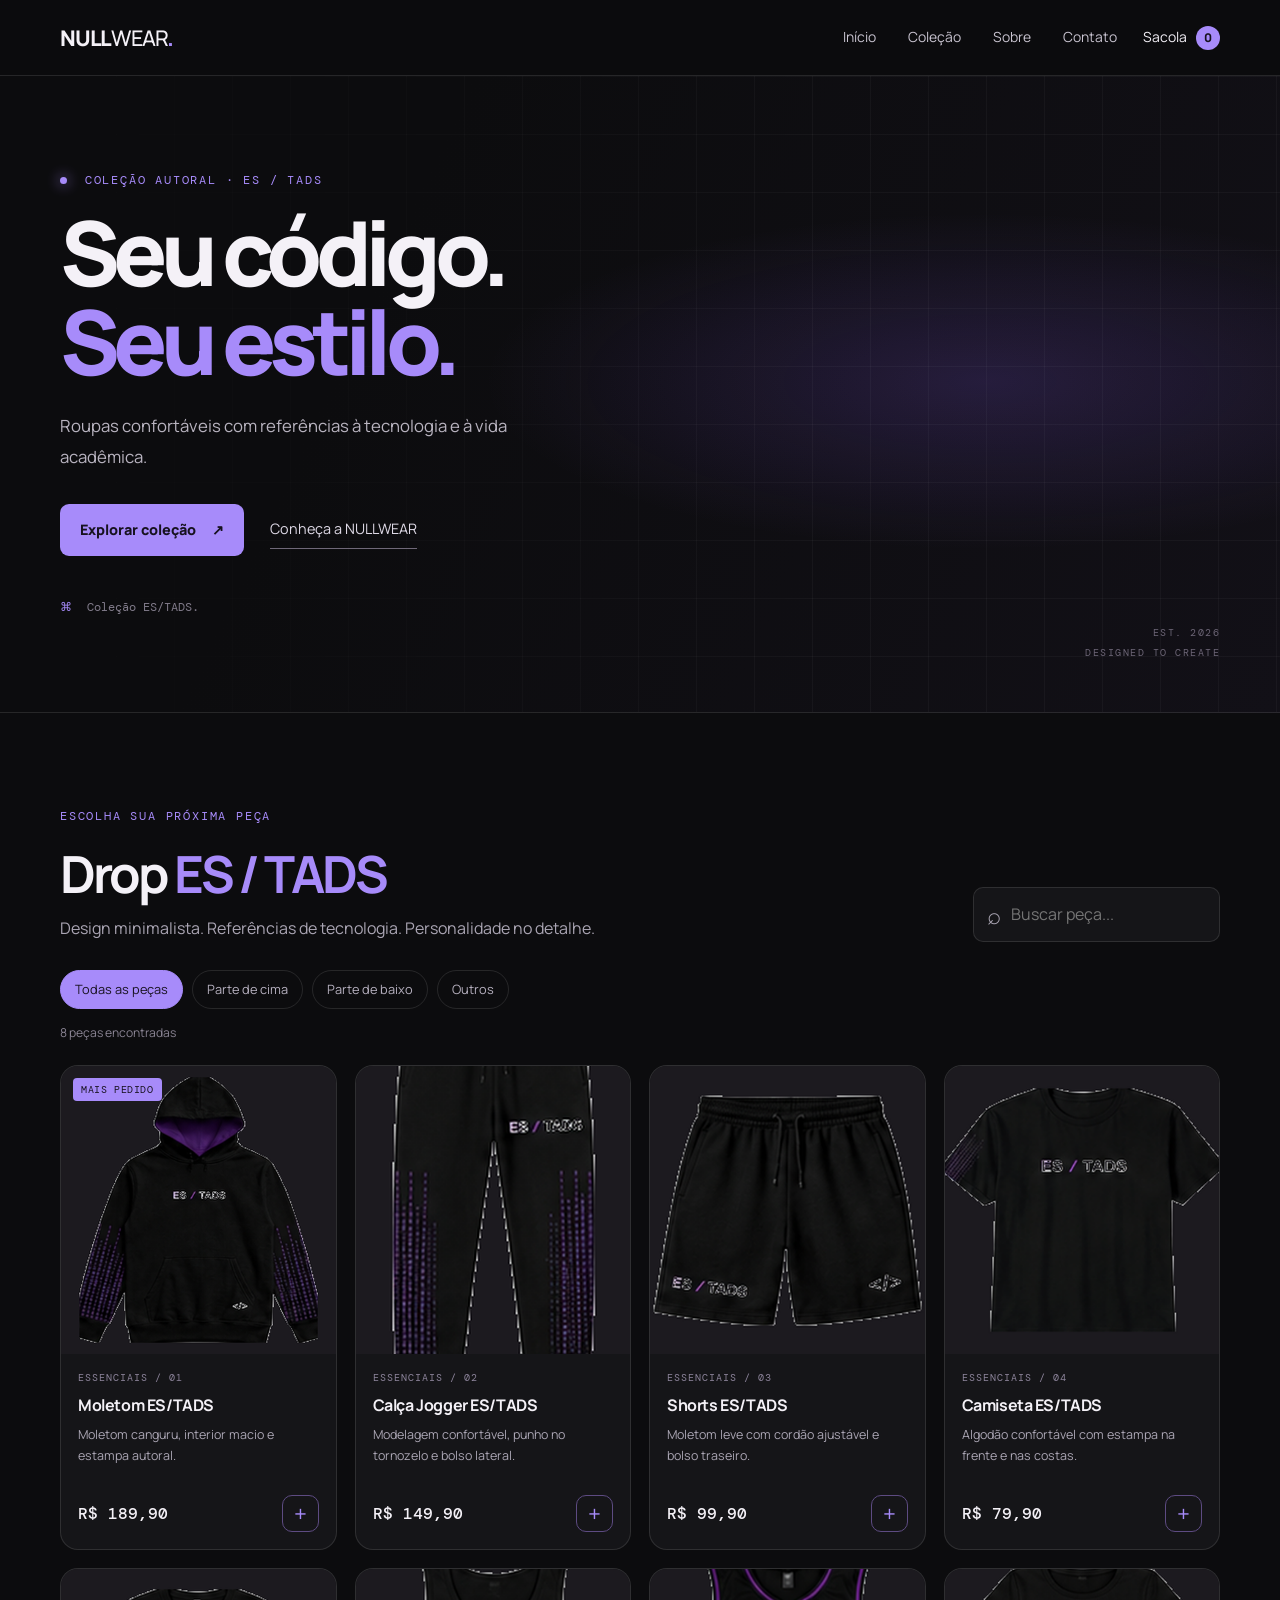
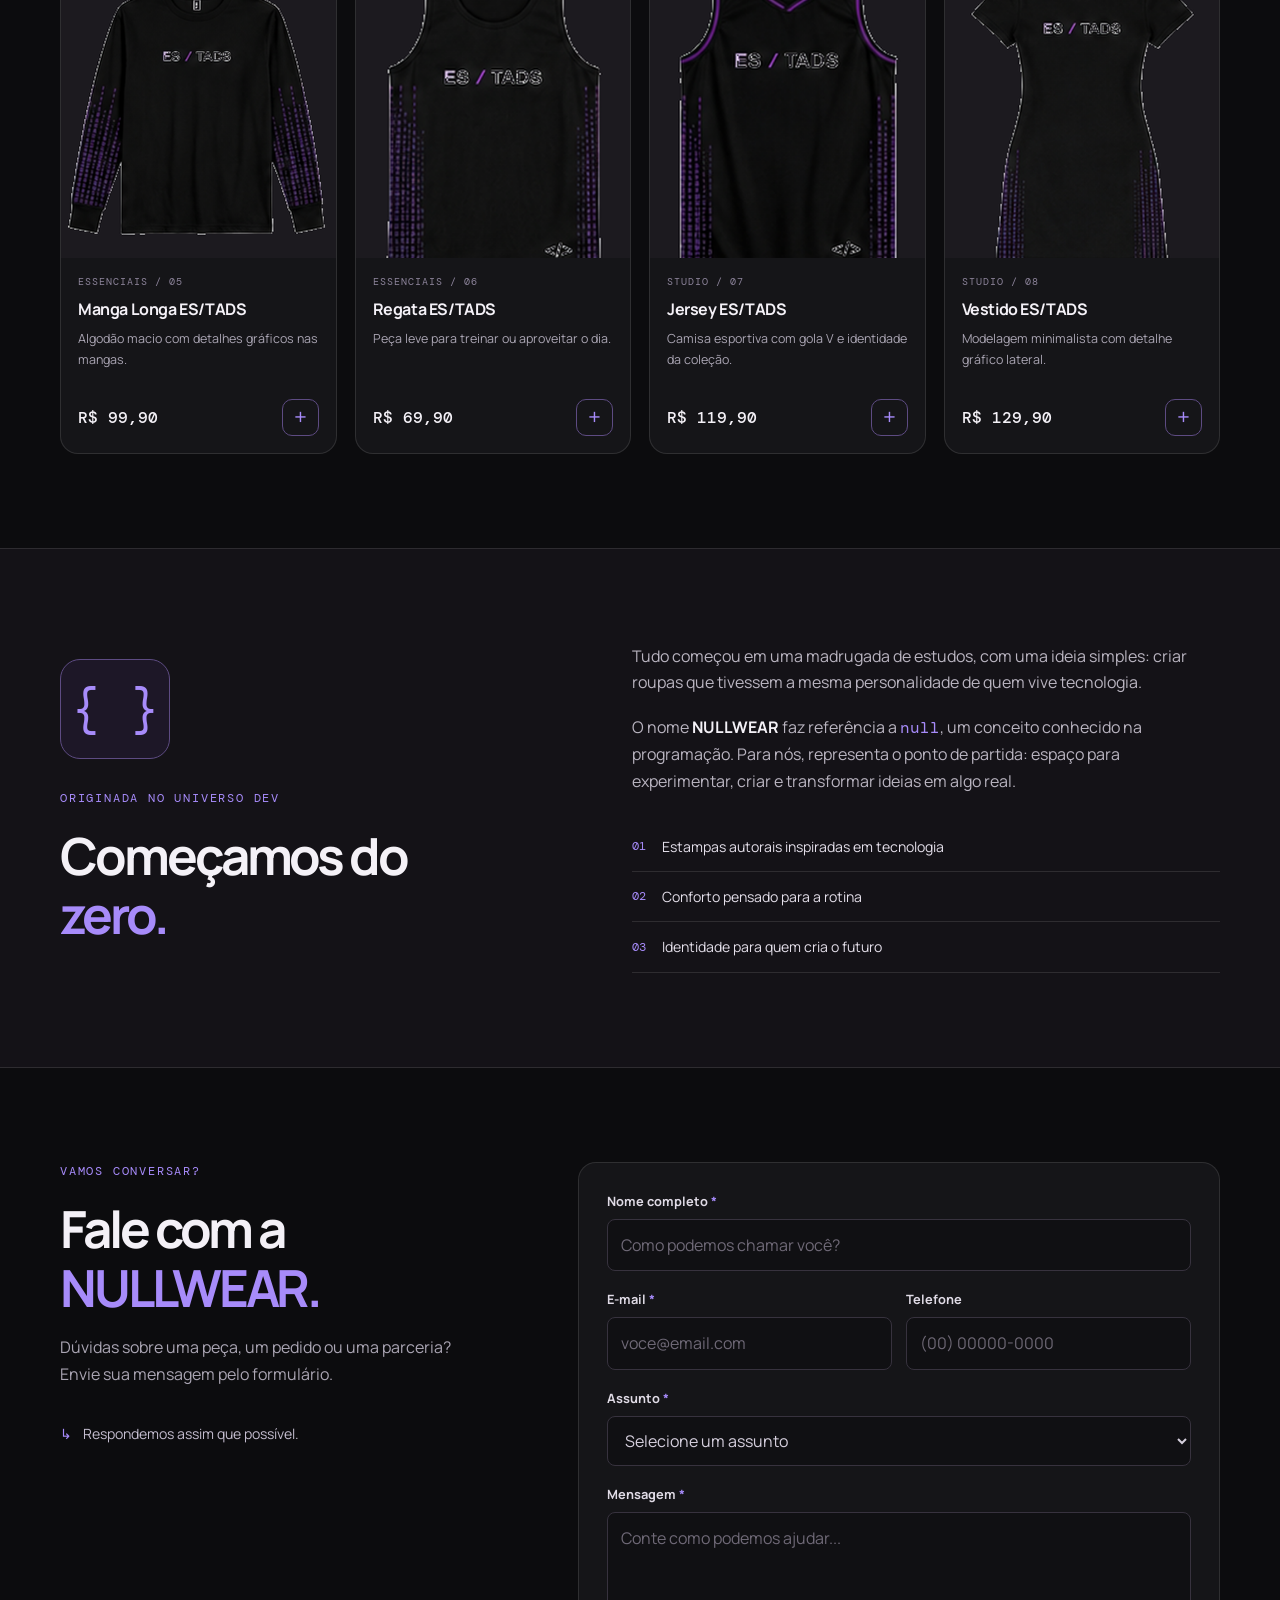
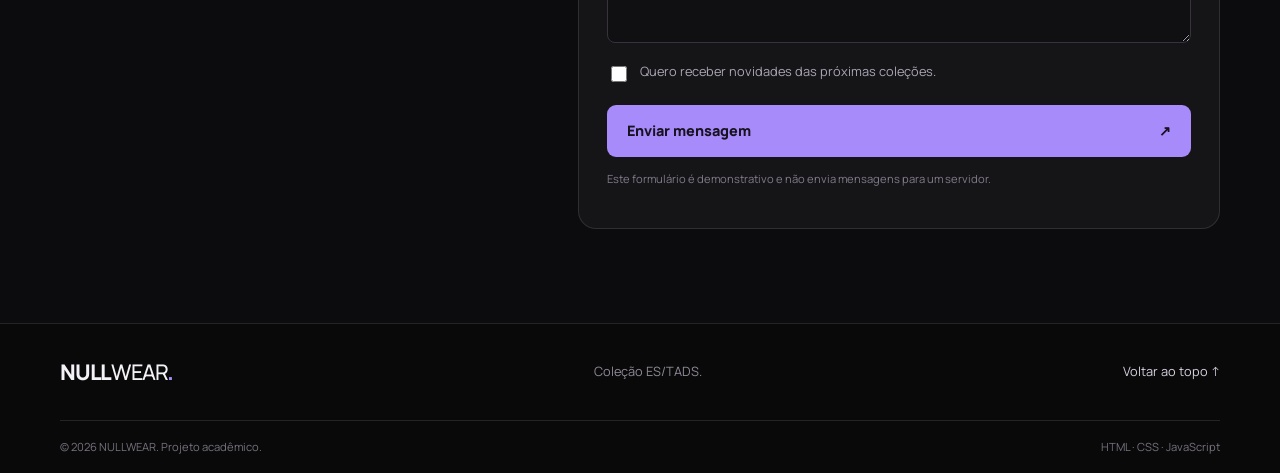
<file: index.html>
<!DOCTYPE html>
<html lang="pt-BR">
<head>
  <meta charset="UTF-8">
  <meta name="viewport" content="width=device-width, initial-scale=1.0">
  <meta name="description" content="NULLWEAR — coleção de roupas ES/TADS.">
  <title>NULLWEAR | Coleção ES/TADS</title>
  <link rel="stylesheet" href="css/style.css">
  <link rel="stylesheet" href="css/carrinho.css">
  <script src="js/script.js" defer></script>
  <script src="js/carrinho.js" defer></script>
</head>
<body>
  <a class="pular-conteudo" href="#conteudo">Pular para o conteúdo</a>
  <header class="cabecalho">
    <div class="container cabecalho-linha">
      <a class="logo" href="#inicio" aria-label="NULLWEAR — página inicial">NULL<span>WEAR</span><i>.</i></a>
      <button class="menu-toggle" type="button" aria-expanded="false" aria-controls="menu-principal" aria-label="Abrir menu">
        <span></span><span></span><span></span>
      </button>
      <nav id="menu-principal" class="nav-principal" aria-label="Navegação principal">
        <a href="#inicio">Início</a>
        <a href="#colecao">Coleção</a>
        <a href="#sobre">Sobre</a>
        <a href="#contato">Contato</a>
      </nav>
      <a class="sacola-link" href="#colecao" aria-label="Ver coleção e itens selecionados">
        Sacola <span id="contador-sacola" class="contador-sacola" >0</span>
      </a>
    </div>
  </header>

  <main id="conteudo">
    <section id="inicio" class="hero">
      <div class="hero-grid" aria-hidden="true"></div>
      <div class="container hero-conteudo">
        <p class="eyebrow"><span class="ponto"></span> COLEÇÃO AUTORAL · ES / TADS</p>
        <h1>Seu código.<br><span>Seu estilo.</span></h1>
        <p class="hero-descricao">Roupas confortáveis com referências à tecnologia e à vida acadêmica.</p>
        <div class="hero-acoes">
          <a class="botao botao-principal" href="#colecao">Explorar coleção <span aria-hidden="true">↗</span></a>
          <a class="link-secundario" href="#sobre">Conheça a NULLWEAR</a>
        </div>
        <p class="hero-nota"><span aria-hidden="true">⌘</span> Coleção ES/TADS.</p>
      </div>
      <div class="hero-etiqueta" aria-hidden="true">EST. 2026<br>DESIGNED TO CREATE</div>
    </section>

    <section id="colecao" class="secao">
      <div class="container">
        <div class="cabecalho-secao">
          <div>
            <p class="eyebrow">ESCOLHA SUA PRÓXIMA PEÇA</p>
            <h2>Drop <span>ES / TADS</span></h2>
            <p class="texto-suave">Design minimalista. Referências de tecnologia. Personalidade no detalhe.</p>
          </div>
          <label class="busca-produtos">
            <span class="sr-only">Buscar produtos</span>
            <span aria-hidden="true">⌕</span>
            <input id="busca-produtos" type="search" placeholder="Buscar peça..." autocomplete="off">
          </label>
        </div>
        <div class="filtros" role="group" aria-label="Filtrar produtos por categoria">
          <button class="filtro ativo" type="button" data-filtro="todos" aria-pressed="true">Todas as peças</button>
          <button class="filtro" type="button" data-filtro="superior" aria-pressed="false">Parte de cima</button>
          <button class="filtro" type="button" data-filtro="inferior" aria-pressed="false">Parte de baixo</button>
          <button class="filtro" type="button" data-filtro="outros" aria-pressed="false">Outros</button>
        </div>
        <p id="resultado-busca" class="resultado-busca" aria-live="polite">8 peças disponíveis</p>
        <div class="lista-produtos" id="lista-produtos">
          <article class="produto" data-categoria="superior" data-nome="Moletom ES/TADS">
            <div class="produto-imagem"><img src="img/moletom.png" alt="Moletom ES/TADS em destaque" loading="lazy"><span class="tag-produto">MAIS PEDIDO</span></div>
            <div class="produto-info"><p class="produto-categoria">ESSENCIAIS / 01</p><h3>Moletom ES/TADS</h3><p class="descricao-produto">Moletom canguru, interior macio e estampa autoral.</p><div class="produto-rodape"><span class="preco">R$ 189,90</span><button class="botao-adicionar" type="button" data-produto="Moletom ES/TADS" aria-label="Adicionar Moletom ES/TADS à sacola">+</button></div></div>
          </article>
          <article class="produto" data-categoria="inferior" data-nome="Calça Jogger ES/TADS">
            <div class="produto-imagem"><img src="img/calca.png" alt="Calça Jogger ES/TADS" loading="lazy"></div>
            <div class="produto-info"><p class="produto-categoria">ESSENCIAIS / 02</p><h3>Calça Jogger ES/TADS</h3><p class="descricao-produto">Modelagem confortável, punho no tornozelo e bolso lateral.</p><div class="produto-rodape"><span class="preco">R$ 149,90</span><button class="botao-adicionar" type="button" data-produto="Calça Jogger ES/TADS" aria-label="Adicionar Calça Jogger à sacola">+</button></div></div>
          </article>
          <article class="produto" data-categoria="inferior" data-nome="Shorts ES/TADS">
            <div class="produto-imagem"><img src="img/shorts.png" alt="Shorts ES/TADS" loading="lazy"></div>
            <div class="produto-info"><p class="produto-categoria">ESSENCIAIS / 03</p><h3>Shorts ES/TADS</h3><p class="descricao-produto">Moletom leve com cordão ajustável e bolso traseiro.</p><div class="produto-rodape"><span class="preco">R$ 99,90</span><button class="botao-adicionar" type="button" data-produto="Shorts ES/TADS" aria-label="Adicionar Shorts à sacola">+</button></div></div>
          </article>
          <article class="produto" data-categoria="superior" data-nome="Camiseta ES/TADS">
            <div class="produto-imagem"><img src="img/camiseta.png" alt="Camiseta ES/TADS" loading="lazy"></div>
            <div class="produto-info"><p class="produto-categoria">ESSENCIAIS / 04</p><h3>Camiseta ES/TADS</h3><p class="descricao-produto">Algodão confortável com estampa na frente e nas costas.</p><div class="produto-rodape"><span class="preco">R$ 79,90</span><button class="botao-adicionar" type="button" data-produto="Camiseta ES/TADS" aria-label="Adicionar Camiseta à sacola">+</button></div></div>
          </article>
          <article class="produto" data-categoria="superior" data-nome="Manga Longa ES/TADS">
            <div class="produto-imagem"><img src="img/manga-longa.png" alt="Camiseta de manga longa ES/TADS" loading="lazy"></div>
            <div class="produto-info"><p class="produto-categoria">ESSENCIAIS / 05</p><h3>Manga Longa ES/TADS</h3><p class="descricao-produto">Algodão macio com detalhes gráficos nas mangas.</p><div class="produto-rodape"><span class="preco">R$ 99,90</span><button class="botao-adicionar" type="button" data-produto="Manga Longa ES/TADS" aria-label="Adicionar Manga Longa à sacola">+</button></div></div>
          </article>
          <article class="produto" data-categoria="superior" data-nome="Regata ES/TADS">
            <div class="produto-imagem"><img src="img/regata.png" alt="Regata ES/TADS" loading="lazy"></div>
            <div class="produto-info"><p class="produto-categoria">ESSENCIAIS / 06</p><h3>Regata ES/TADS</h3><p class="descricao-produto">Peça leve para treinar ou aproveitar o dia.</p><div class="produto-rodape"><span class="preco">R$ 69,90</span><button class="botao-adicionar" type="button" data-produto="Regata ES/TADS" aria-label="Adicionar Regata à sacola">+</button></div></div>
          </article>
          <article class="produto" data-categoria="outros" data-nome="Jersey ES/TADS">
            <div class="produto-imagem"><img src="img/jersey.png" alt="Jersey esportiva ES/TADS" loading="lazy"></div>
            <div class="produto-info"><p class="produto-categoria">STUDIO / 07</p><h3>Jersey ES/TADS</h3><p class="descricao-produto">Camisa esportiva com gola V e identidade da coleção.</p><div class="produto-rodape"><span class="preco">R$ 119,90</span><button class="botao-adicionar" type="button" data-produto="Jersey ES/TADS" aria-label="Adicionar Jersey à sacola">+</button></div></div>
          </article>
          <article class="produto" data-categoria="outros" data-nome="Vestido ES/TADS">
            <div class="produto-imagem"><img src="img/vestido.png" alt="Vestido ES/TADS" loading="lazy"></div>
            <div class="produto-info"><p class="produto-categoria">STUDIO / 08</p><h3>Vestido ES/TADS</h3><p class="descricao-produto">Modelagem minimalista com detalhe gráfico lateral.</p><div class="produto-rodape"><span class="preco">R$ 129,90</span><button class="botao-adicionar" type="button" data-produto="Vestido ES/TADS" aria-label="Adicionar Vestido à sacola">+</button></div></div>
          </article>
        </div>
        <div id="sem-resultados" class="sem-resultados" hidden><h3>Nenhuma peça encontrada</h3><p>Tente outro termo ou selecione outra categoria.</p><button type="button" class="botao botao-contorno" id="limpar-filtros">Limpar filtros</button></div>
       
      </div>
    </section>

    <section id="sobre" class="secao secao-sobre">
      <div class="container sobre-grid">
        <div class="sobre-marca"><span class="simbolo-null" aria-hidden="true">{ }</span><p class="eyebrow">ORIGINADA NO UNIVERSO DEV</p><h2>Começamos do <span>zero.</span></h2></div>
        <div class="sobre-texto">
          <p>Tudo começou em uma madrugada de estudos, com uma ideia simples: criar roupas que tivessem a mesma personalidade de quem vive tecnologia.</p>
          <p>O nome <strong>NULLWEAR</strong> faz referência a <code>null</code>, um conceito conhecido na programação. Para nós, representa o ponto de partida: espaço para experimentar, criar e transformar ideias em algo real.</p>
          <ul class="lista-beneficios"><li><span>01</span> Estampas autorais inspiradas em tecnologia</li><li><span>02</span> Conforto pensado para a rotina</li><li><span>03</span> Identidade para quem cria o futuro</li></ul>
        </div>
      </div>
    </section>

    <section id="contato" class="secao">
      <div class="container contato-grid">
        <div><p class="eyebrow">VAMOS CONVERSAR?</p><h2>Fale com a <span>NULLWEAR.</span></h2><p class="texto-suave">Dúvidas sobre uma peça, um pedido ou uma parceria? Envie sua mensagem pelo formulário.</p><div class="contato-detalhe"><span aria-hidden="true">↳</span> Respondemos assim que possível.</div></div>
        <form id="form-contato" class="formulario" novalidate>
          <div class="campo"><label for="nome">Nome completo <span>*</span></label><input type="text" id="nome" name="nome" placeholder="Como podemos chamar você?" autocomplete="name" required minlength="3"><small class="erro-campo" id="erro-nome"></small></div>
          <div class="linha-campos">
            <div class="campo"><label for="email">E-mail <span>*</span></label><input type="email" id="email" name="email" placeholder="voce@email.com" autocomplete="email" required><small class="erro-campo" id="erro-email"></small></div>
            <div class="campo"><label for="telefone">Telefone</label><input type="tel" id="telefone" name="telefone" placeholder="(00) 00000-0000" autocomplete="tel" inputmode="tel"></div>
          </div>
          <div class="campo"><label for="assunto">Assunto <span>*</span></label><select id="assunto" name="assunto" required><option value="">Selecione um assunto</option><option value="pedido">Dúvida sobre um pedido</option><option value="peca">Dúvida sobre uma peça</option><option value="parceria">Parceria / atacado</option><option value="outro">Outro assunto</option></select><small class="erro-campo" id="erro-assunto"></small></div>
          <div class="campo"><label for="mensagem">Mensagem <span>*</span></label><textarea id="mensagem" name="mensagem" rows="4" placeholder="Conte como podemos ajudar..." required minlength="10"></textarea><small class="erro-campo" id="erro-mensagem"></small></div>
          <label class="campo-checkbox"><input type="checkbox" id="newsletter" name="newsletter"><span>Quero receber novidades das próximas coleções.</span></label>
          <button type="submit" class="botao botao-principal botao-largo">Enviar mensagem <span aria-hidden="true">↗</span></button>
          <p class="nota-formulario">Este formulário é demonstrativo e não envia mensagens para um servidor.</p>
          <div id="status-contato" class="status-formulario" role="status" aria-live="polite"></div>
        </form>
      </div>
    </section>
  </main>

  <footer class="rodape">
    <div class="container rodape-topo"><a class="logo" href="#inicio">NULL<span>WEAR</span><i>.</i></a><p>Coleção ES/TADS.</p><a href="#inicio" class="voltar-topo">Voltar ao topo ↑</a></div>
    <div class="container rodape-base"><span>© 2026 NULLWEAR. Projeto acadêmico.</span><span>HTML · CSS · JavaScript</span></div>
  </footer>
  <div class="toast" id="toast" role="status" aria-live="polite"></div>
</body>
</html>
</file>
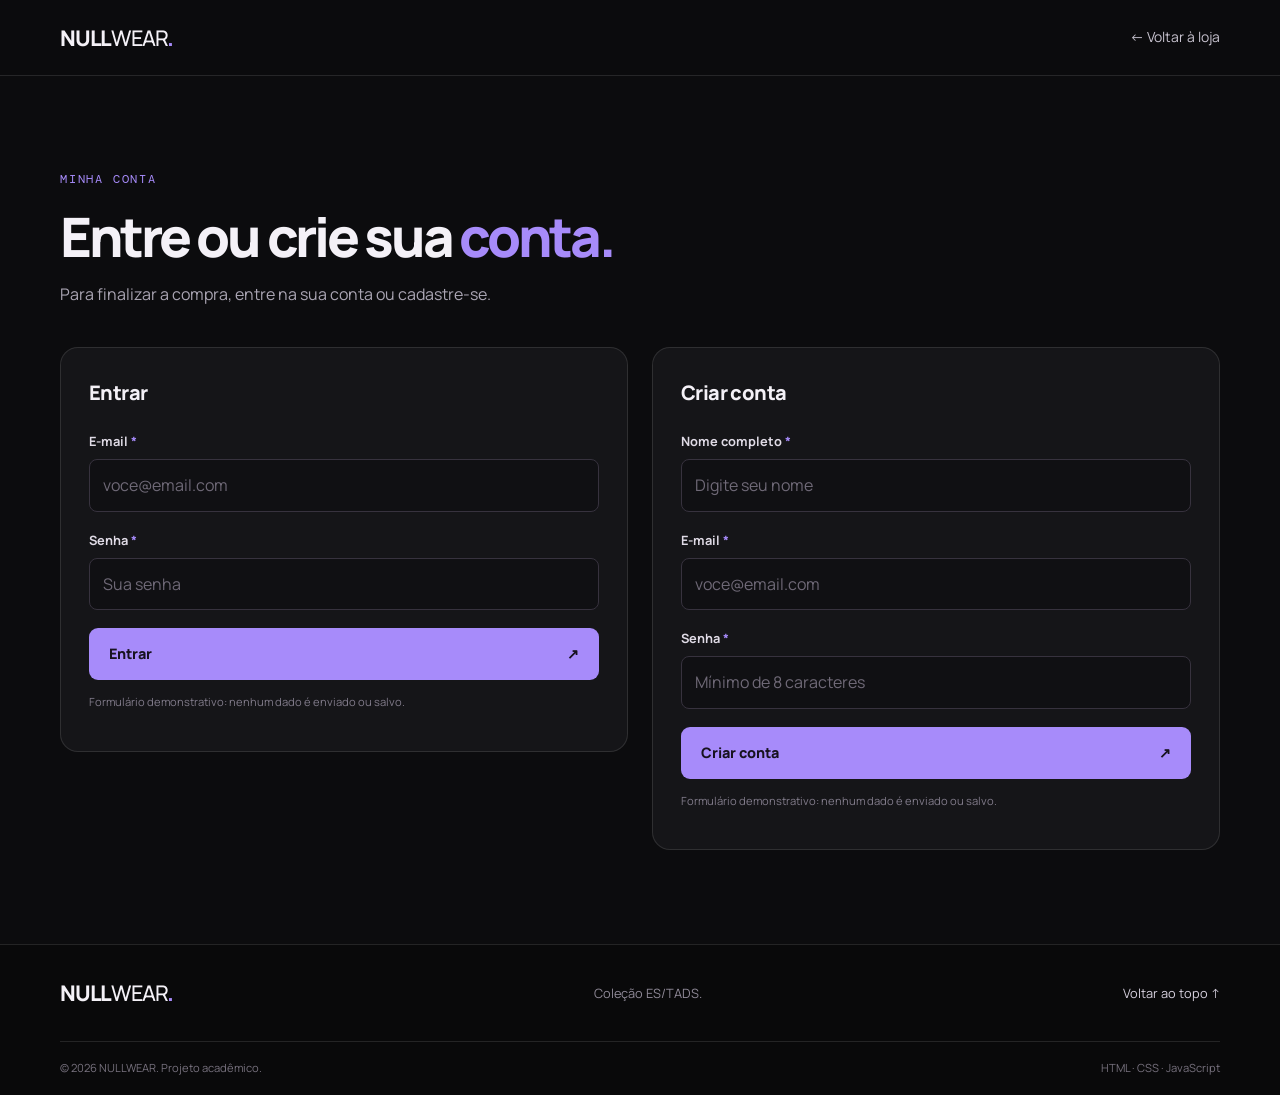
<file: conta.html>
<!DOCTYPE html>
<html lang="pt-BR">
<head>
  <meta charset="UTF-8">
  <meta name="viewport" content="width=device-width, initial-scale=1.0">
  <meta name="description" content="Entre ou crie sua conta NULLWEAR.">
  <title>Entrar | NULLWEAR</title>
  <link rel="stylesheet" href="css/style.css">
  <script src="js/script.js" defer></script>
</head>
<body>
  <a class="pular-conteudo" href="#conteudo">Pular para o conteúdo</a>

  <header class="cabecalho">
    <div class="container cabecalho-linha">
      <a class="logo" href="index.html" aria-label="NULLWEAR — página inicial">NULL<span>WEAR</span><i>.</i></a>
      <nav class="nav-principal nav-simples" aria-label="Navegação principal">
        <a href="index.html">← Voltar à loja</a>
      </nav>
    </div>
  </header>

  <main id="conteudo">
    <section class="secao">
      <div class="container">
        <div class="cabecalho-conta">
          <p class="eyebrow">MINHA CONTA</p>
          <h1 class="titulo-conta">Entre ou crie sua <span>conta.</span></h1>
          <p class="texto-suave">Para finalizar a compra, entre na sua conta ou cadastre-se.</p>
        </div>

        <div class="contas">
          <form id="form-login" class="formulario" novalidate>
            <fieldset>
              <legend>Entrar</legend>

              <div class="campo">
                <label for="login-email">E-mail <span>*</span></label>
                <input type="email" id="login-email" name="login-email" placeholder="voce@email.com" autocomplete="email" required>
                <small class="erro-campo" id="erro-login-email"></small>
              </div>

              <div class="campo">
                <label for="login-senha">Senha <span>*</span></label>
                <input type="password" id="login-senha" name="login-senha" placeholder="Sua senha" autocomplete="current-password" required>
                <small class="erro-campo" id="erro-login-senha"></small>
              </div>
            </fieldset>

            <button type="submit" class="botao botao-principal botao-largo">Entrar <span aria-hidden="true">↗</span></button>
            <p class="nota-formulario">Formulário demonstrativo: nenhum dado é enviado ou salvo.</p>
            <div class="status-formulario" role="status" aria-live="polite"></div>
          </form>

          <form id="form-cadastro" class="formulario" novalidate>
            <fieldset>
              <legend>Criar conta</legend>

              <div class="campo">
                <label for="cad-nome">Nome completo <span>*</span></label>
                <input type="text" id="cad-nome" name="cad-nome" placeholder="Digite seu nome" autocomplete="name" required minlength="3">
                <small class="erro-campo" id="erro-cad-nome"></small>
              </div>

              <div class="campo">
                <label for="cad-email">E-mail <span>*</span></label>
                <input type="email" id="cad-email" name="cad-email" placeholder="voce@email.com" autocomplete="email" required>
                <small class="erro-campo" id="erro-cad-email"></small>
              </div>

              <div class="campo">
                <label for="cad-senha">Senha <span>*</span></label>
                <input type="password" id="cad-senha" name="cad-senha" placeholder="Mínimo de 8 caracteres" autocomplete="new-password" required minlength="8">
                <small class="erro-campo" id="erro-cad-senha"></small>
              </div>
            </fieldset>

            <button type="submit" class="botao botao-principal botao-largo">Criar conta <span aria-hidden="true">↗</span></button>
            <p class="nota-formulario">Formulário demonstrativo: nenhum dado é enviado ou salvo.</p>
            <div class="status-formulario" role="status" aria-live="polite"></div>
          </form>
        </div>
      </div>
    </section>
  </main>

  <footer class="rodape">
    <div class="container rodape-topo">
      <a class="logo" href="index.html">NULL<span>WEAR</span><i>.</i></a>
      <p>Coleção ES/TADS.</p>
      <a href="#conteudo" class="voltar-topo">Voltar ao topo ↑</a>
    </div>
    <div class="container rodape-base">
      <span>© 2026 NULLWEAR. Projeto acadêmico.</span>
      <span>HTML · CSS · JavaScript</span>
    </div>
  </footer>

  <div class="toast" id="toast" role="status" aria-live="polite"></div>
</body>
</html>
</file>
<file: css/style.css>
@import url('https://fonts.googleapis.com/css2?family=DM+Mono:wght@400;500&family=Manrope:wght@400;500;600;700;800&display=swap');

:root{--bg:#0c0c0e;--surface:#151518;--surface-2:#1c1b20;--text:#f4f1f7;--muted:#aaa5b3;--accent:#a78bfa;--accent-strong:#8b5cf6;--border:rgba(255,255,255,.11);--radius:18px;--max:1160px}
*{box-sizing:border-box}
html{scroll-behavior:smooth;scroll-padding-top:90px}
body{margin:0;background:var(--bg);color:var(--text);font-family:'Manrope',Arial,sans-serif;line-height:1.65;-webkit-font-smoothing:antialiased}
img{display:block;max-width:100%}
a{color:inherit;text-decoration:none}
button,input,select,textarea{font:inherit}
button,a,input,select,textarea{-webkit-tap-highlight-color:transparent}
button{cursor:pointer}
:focus-visible{outline:3px solid var(--accent);outline-offset:4px}
::selection{background:var(--accent-strong);color:#fff}
.container{width:min(var(--max),calc(100% - 48px));margin-inline:auto}
.sr-only{position:absolute;width:1px;height:1px;padding:0;margin:-1px;overflow:hidden;clip:rect(0,0,0,0);white-space:nowrap;border:0}
.pular-conteudo{position:absolute;top:-60px;left:16px;z-index:1000;background:var(--accent);color:#111;padding:10px 16px;border-radius:8px}
.pular-conteudo:focus{top:12px}
.cabecalho{height:76px;position:sticky;top:0;z-index:100;background:rgba(12,12,14,.88);backdrop-filter:blur(16px);border-bottom:1px solid var(--border)}
.cabecalho-linha{height:100%;display:flex;align-items:center;justify-content:space-between;gap:26px}
.logo{font-weight:800;letter-spacing:-1.2px;font-size:1.35rem;white-space:nowrap}.logo span{font-weight:500}.logo i{color:var(--accent);font-style:normal}
.nav-principal{display:flex;align-items:center;gap:32px;margin-left:auto}
.nav-principal a,.sacola-link{font-size:.87rem;color:#c9c4d0;transition:color .2s}
.nav-principal a:hover,.nav-principal a:focus-visible,.sacola-link:hover{color:var(--accent)}
.sacola-link{display:flex;align-items:center;gap:9px;color:var(--text)}
.contador-sacola{display:grid;place-items:center;min-width:24px;height:24px;padding:0 6px;background:var(--accent);color:#17121f;border-radius:50px;font-size:.75rem;font-weight:800}
.menu-toggle{display:none;background:none;border:0;color:var(--text);padding:8px}
.hero{position:relative;min-height:590px;display:flex;align-items:center;overflow:hidden;border-bottom:1px solid var(--border);background:radial-gradient(ellipse at 77% 48%,rgba(139,92,246,.18),transparent 36%),linear-gradient(115deg,#0c0c0e 30%,#121017)}
.hero-grid{position:absolute;inset:0;background-image:linear-gradient(rgba(255,255,255,.035) 1px,transparent 1px),linear-gradient(90deg,rgba(255,255,255,.035) 1px,transparent 1px);background-size:58px 58px;mask-image:linear-gradient(90deg,transparent,#000 65%);pointer-events:none}
.hero-conteudo{position:relative;z-index:1;padding-block:95px}
.eyebrow{font-family:'DM Mono',monospace;font-size:.72rem;letter-spacing:1.8px;color:var(--accent);margin:0 0 18px}
.ponto{display:inline-block;width:7px;height:7px;border-radius:50%;background:var(--accent);margin-right:9px;box-shadow:0 0 14px var(--accent)}
h1,h2,h3,p{margin-top:0}
h1{font-size:clamp(3.2rem,7vw,6.3rem);line-height:.99;letter-spacing:-.075em;max-width:760px;margin-bottom:26px;font-weight:800}
h1 span,h2 span{color:var(--accent)}
.hero-descricao{max-width:520px;color:#b9b4c0;font-size:1.05rem;line-height:1.8;margin-bottom:32px}
.hero-acoes{display:flex;align-items:center;gap:26px;flex-wrap:wrap}
.botao{display:inline-flex;align-items:center;justify-content:center;gap:16px;border:1px solid transparent;border-radius:9px;padding:13px 19px;font-weight:800;font-size:.9rem;transition:transform .2s,background .2s,border-color .2s}
.botao:hover{transform:translateY(-2px)}
.botao-principal{background:var(--accent);color:#17121f}
.botao-principal:hover{background:#c4b5fd}
.link-secundario{font-size:.9rem;color:#ded9e6;border-bottom:1px solid #6f6878;padding:7px 0}
.link-secundario:hover{color:var(--accent);border-color:var(--accent)}
.hero-nota{margin:42px 0 0;color:#817b8a;font-family:'DM Mono',monospace;font-size:.75rem}
.hero-nota span{color:var(--accent);margin-right:8px}
.hero-etiqueta{position:absolute;right:max(24px,calc((100vw - var(--max))/2));bottom:50px;color:#6c6576;font: .65rem/1.9 'DM Mono',monospace;letter-spacing:1.5px;text-align:right}
.secao{padding:94px 0}
.cabecalho-secao{display:flex;align-items:end;justify-content:space-between;gap:28px;margin-bottom:28px}
h2{font-size:clamp(2rem,4vw,3.2rem);letter-spacing:-.06em;line-height:1.15;margin-bottom:12px}
.texto-suave{color:var(--muted);max-width:580px;margin-bottom:0}
.busca-produtos{display:flex;align-items:center;gap:10px;min-width:240px;background:var(--surface);border:1px solid var(--border);border-radius:10px;padding:0 13px;color:var(--muted)}
.busca-produtos>span{font-size:1.5rem}
.busca-produtos input{min-width:0;width:100%;padding:13px 0;border:0;background:transparent;color:var(--text);outline:none}
.busca-produtos:focus-within{border-color:var(--accent)}
.filtros{display:flex;gap:9px;flex-wrap:wrap;margin-bottom:14px}
.filtro{background:transparent;color:#b6b0bf;border:1px solid var(--border);border-radius:999px;padding:8px 14px;font-size:.8rem;transition:all .2s}
.filtro:hover,.filtro.ativo{background:var(--accent);border-color:var(--accent);color:#191321}
.resultado-busca{font-size:.76rem;color:#898392;margin:0 0 22px}
.lista-produtos{display:grid;grid-template-columns:repeat(4,minmax(0,1fr));gap:18px}
.produto{min-width:0;background:var(--surface);border:1px solid var(--border);border-radius:var(--radius);overflow:hidden;transition:transform .25s,border-color .25s;display:flex;flex-direction:column}
.produto:hover{transform:translateY(-5px);border-color:rgba(167,139,250,.55)}
.produto[hidden]{display:none}
.produto-imagem{position:relative;aspect-ratio:4/4.2;background:#211e27;overflow:hidden}
.produto-imagem img{width:100%;height:100%;object-fit:cover;transition:transform .45s}
.produto:hover .produto-imagem img{transform:scale(1.04)}
.tag-produto{position:absolute;top:12px;left:12px;background:var(--accent);color:#191321;padding:5px 8px;border-radius:4px;font: .61rem 'DM Mono',monospace;letter-spacing:.6px}
.produto-info{padding:17px;display:flex;flex-direction:column;flex:1}
.produto-categoria{font: .64rem 'DM Mono',monospace;color:#8d849b;letter-spacing:1px;margin-bottom:8px}
.produto h3{font-size:1rem;margin-bottom:7px;letter-spacing:-.4px}
.descricao-produto{font-size:.78rem;color:var(--muted);line-height:1.65;margin-bottom:18px;min-height:52px}
.produto-rodape{display:flex;align-items:center;justify-content:space-between;gap:10px;margin-top:auto}
.preco{font:500 1rem 'DM Mono',monospace;color:#f4f1f7}
.botao-adicionar{width:37px;height:37px;border-radius:10px;border:1px solid #5d4b82;background:transparent;color:var(--accent);font-size:1.4rem;line-height:1;transition:all .2s}
.botao-adicionar:hover{background:var(--accent);color:#17121f}
.sem-resultados{padding:45px 20px;text-align:center;border:1px dashed var(--border);border-radius:var(--radius);color:var(--muted)}
.sem-resultados h3{color:var(--text);margin-bottom:5px}
.botao-contorno{border-color:var(--border);background:transparent;color:var(--text);margin-top:10px}
.aviso-sacola{min-height:25px;color:var(--accent);font-size:.84rem;margin-top:14px}
.secao-sobre{background:#141217;border-block:1px solid var(--border)}
.sobre-grid{display:grid;grid-template-columns:.9fr 1.1fr;gap:90px;align-items:center}
.simbolo-null{display:grid;place-items:center;width:110px;height:100px;border:1px solid #5d4b82;border-radius:20px;color:var(--accent);font:3rem 'DM Mono',monospace;margin-bottom:30px;background:rgba(139,92,246,.07)}
.sobre-marca h2{max-width:390px}
.sobre-texto{color:#b9b4c0}
.sobre-texto p{margin-bottom:18px}
.sobre-texto strong{color:var(--text)}
.sobre-texto code{color:var(--accent);font-family:'DM Mono',monospace}
.lista-beneficios{list-style:none;padding:0;margin:28px 0 0}
.lista-beneficios li{display:flex;gap:16px;align-items:center;padding:13px 0;border-bottom:1px solid var(--border);font-size:.88rem;color:#e4dfea}
.lista-beneficios li span{font: .72rem 'DM Mono',monospace;color:var(--accent)}
.contato-grid{display:grid;grid-template-columns:.8fr 1.2fr;gap:90px;align-items:start}
.contato-grid h2{max-width:420px;margin-bottom:18px}
.contato-detalhe{margin-top:35px;color:#c4bdcf;font-size:.88rem}
.contato-detalhe span{color:var(--accent);margin-right:8px}
.formulario{padding:28px;background:var(--surface);border:1px solid var(--border);border-radius:var(--radius)}
.campo{display:flex;flex-direction:column;gap:7px;margin-bottom:18px;flex:1;min-width:0}
.campo label{font-size:.8rem;color:#e0dbe6;font-weight:700}
.campo label span{color:var(--accent)}
.campo input,.campo select,.campo textarea{width:100%;border:1px solid #37323e;border-radius:8px;background:#101013;color:var(--text);padding:12px 13px;outline:none;transition:border-color .2s}
.campo input::placeholder,.campo textarea::placeholder{color:#6f6977}
.campo select{color:#d5cfdd}
.campo input:focus,.campo select:focus,.campo textarea:focus{border-color:var(--accent)}
.campo input.invalido,.campo select.invalido,.campo textarea.invalido{border-color:#fb7185}
.campo textarea{resize:vertical;min-height:110px}
.linha-campos{display:flex;gap:14px}
.erro-campo{font-size:.72rem;color:#fda4af;min-height:0}
.campo-checkbox{display:flex;gap:10px;align-items:flex-start;color:var(--muted);font-size:.8rem;margin:5px 0 20px;cursor:pointer}
.campo-checkbox input{accent-color:var(--accent-strong);margin-top:5px;width:16px;height:16px}
.botao-largo{width:100%;justify-content:space-between}
.nota-formulario{font-size:.7rem;color:#817b8a;line-height:1.6;margin:13px 0 0}
.status-formulario{font-size:.82rem;margin-top:12px;color:var(--accent)}
.rodape{border-top:1px solid var(--border);background:#09090a}
.rodape-topo{display:flex;align-items:center;justify-content:space-between;gap:20px;padding-block:30px}
.rodape-topo p{color:#8f8997;font-size:.8rem;margin:0}
.voltar-topo{font-size:.8rem;color:#d5cfdd}
.voltar-topo:hover{color:var(--accent)}
.rodape-base{display:flex;justify-content:space-between;gap:20px;padding-block:17px;border-top:1px solid var(--border);color:#77717e;font-size:.7rem}
.toast{position:fixed;right:22px;bottom:22px;z-index:200;max-width:min(360px,calc(100% - 44px));padding:13px 17px;background:#e9ddff;color:#1c1428;border-radius:10px;box-shadow:0 12px 35px #0006;font-size:.86rem;font-weight:700;opacity:0;transform:translateY(12px);pointer-events:none;transition:opacity .2s,transform .2s}
.toast.visivel{opacity:1;transform:translateY(0)}
@media(max-width:1000px){.lista-produtos{grid-template-columns:repeat(3,minmax(0,1fr))}.sobre-grid,.contato-grid{gap:45px}}
@media(max-width:760px){.container{width:min(var(--max),calc(100% - 32px))}.cabecalho{height:68px}.menu-toggle{display:flex;flex-direction:column;gap:5px;margin-left:auto}.menu-toggle span{width:22px;height:2px;background:var(--text);display:block}.nav-principal{display:none;position:absolute;top:67px;left:0;right:0;padding:18px 24px 22px;background:#101012;border-bottom:1px solid var(--border);flex-direction:column;align-items:stretch;gap:0}.nav-principal.aberto{display:flex}.nav-principal a{padding:12px 0;border-bottom:1px solid var(--border)}.nav-principal a:last-child{border-bottom:0}.sacola-link{font-size:.8rem}.hero{min-height:540px}.hero-conteudo{padding-block:80px}.hero-etiqueta{bottom:20px;font-size:.56rem}.secao{padding:70px 0}.cabecalho-secao{align-items:stretch;flex-direction:column}.busca-produtos{width:100%}.lista-produtos{grid-template-columns:repeat(2,minmax(0,1fr));gap:12px}.produto-info{padding:13px}.produto h3{font-size:.9rem}.descricao-produto{font-size:.73rem;min-height:64px}.preco{font-size:.86rem}.sobre-grid,.contato-grid{grid-template-columns:1fr;gap:35px}.simbolo-null{width:82px;height:76px;font-size:2.3rem;margin-bottom:22px}.formulario{padding:20px}.rodape-topo{flex-wrap:wrap}.rodape-topo p{order:3;width:100%}}
@media(max-width:420px){.lista-produtos{grid-template-columns:1fr}.produto-imagem{aspect-ratio:1.25}.descricao-produto{min-height:0}.linha-campos{flex-direction:column;gap:0}.hero-acoes{align-items:flex-start;flex-direction:column;gap:15px}.hero-nota{margin-top:30px}.rodape-base{flex-direction:column;gap:5px}}
@media(prefers-reduced-motion:reduce){*,*::before,*::after{scroll-behavior:auto!important;transition:none!important;animation:none!important}}

.nav-simples a {
  font-size: .87rem;
  color: #c9c4d0;
  transition: color .2s;
}

.nav-simples a:hover,
.nav-simples a:focus-visible {
  color: var(--accent);
}


.cabecalho-conta {
  margin-bottom: 40px;
}

.titulo-conta {
  font-size: clamp(2rem, 5vw, 3.4rem);
  line-height: 1.1;
  letter-spacing: -.06em;
  margin-bottom: 14px;
}


.contas {
  display: grid;
  grid-template-columns: repeat(2, minmax(0, 1fr));
  gap: 24px;
  align-items: start;
}


.formulario fieldset {
  border: 0;
  margin: 0;
  padding: 0;
  min-width: 0;
}

.formulario legend {
  padding: 0;
  margin-bottom: 22px;
  font-size: 1.25rem;
  font-weight: 800;
  letter-spacing: -.03em;
}


.campo input:focus-visible,
.campo select:focus-visible,
.campo textarea:focus-visible {
  box-shadow: 0 0 0 3px rgba(167, 139, 250, .35);
}


.erro-campo:empty {
  display: none;
}


@media (max-width: 760px) {
  .contas {
    grid-template-columns: 1fr;
  }
}
</file>
<file: css/carrinho.css>
.carrinho-overlay {
  position: fixed;
  inset: 0;
  background: rgba(0, 0, 0, 0.6);
  opacity: 0;
  visibility: hidden;
  transition: opacity 0.3s ease, visibility 0.3s ease;
  z-index: 998;
}

.carrinho-overlay.aberta {
  opacity: 1;
  visibility: visible;
}

.carrinho-gaveta {
  position: fixed;
  top: 0;
  right: 0;
  width: 380px;
  max-width: 100%;
  height: 100%;
  display: flex;
  flex-direction: column;
  background-color: #161616;
  color: #f5f0e6;
  border-left: 2px solid #8b5cf6;
  transform: translateX(100%);
  transition: transform 0.3s ease;
  z-index: 999;
  font-family: Arial, sans-serif;
}

.carrinho-gaveta.aberta {
  transform: translateX(0);
}

body.carrinho-aberto {
  overflow: hidden;
}

/* topo */
.carrinho-topo {
  display: flex;
  justify-content: space-between;
  align-items: center;
  padding: 20px;
  border-bottom: 1px solid #2a2a2a;
}

.carrinho-topo h2 {
  margin: 0;
  font-family: Georgia, serif;
  font-size: 1.3rem;
}

.carrinho-fechar {
  background: none;
  border: none;
  color: #f5f0e6;
  font-size: 2rem;
  line-height: 1;
  cursor: pointer;
}

.carrinho-fechar:hover {
  color: #8b5cf6;
}

/* lista */
.carrinho-lista {
  flex: 1;
  overflow-y: auto;
  padding: 10px 20px;
}

.carrinho-vazio {
  text-align: center;
  margin-top: 40px;
  color: #999;
}

.carrinho-item {
  display: flex;
  align-items: center;
  gap: 12px;
  padding: 14px 0;
  border-bottom: 1px solid #2a2a2a;
}

.carrinho-item img {
  width: 64px;
  height: 64px;
  object-fit: cover;
  border-radius: 6px;
  background-color: #0e0e0e;
}

.carrinho-info {
  flex: 1;
}

.carrinho-info h3 {
  margin: 0 0 4px;
  font-size: 0.95rem;
}

.carrinho-preco {
  font-family: "Courier New", monospace;
  color: #8b5cf6;
}

.carrinho-qtd {
  display: flex;
  align-items: center;
  gap: 10px;
  margin-top: 8px;
}

.carrinho-qtd button {
  width: 26px;
  height: 26px;
  background-color: #0e0e0e;
  color: #f5f0e6;
  border: 1px solid #8b5cf6;
  border-radius: 4px;
  cursor: pointer;
}

.carrinho-qtd button:hover {
  background-color: #8b5cf6;
}

.carrinho-qtd span {
  font-family: "Courier New", monospace;
  min-width: 18px;
  text-align: center;
}

.carrinho-remover {
  align-self: flex-start;
  background: none;
  border: none;
  color: #999;
  font-size: 1.4rem;
  cursor: pointer;
}

.carrinho-remover:hover {
  color: #ff5c5c;
}

/* rodapé */
.carrinho-rodape {
  padding: 20px;
  border-top: 1px solid #2a2a2a;
  background-color: #0e0e0e;
}

.carrinho-total {
  display: flex;
  justify-content: space-between;
  margin-bottom: 14px;
  font-size: 1.1rem;
}

.carrinho-total strong {
  font-family: "Courier New", monospace;
  color: #8b5cf6;
}

.carrinho-finalizar {
  width: 100%;
  padding: 14px;
  background-color: #8b5cf6;
  color: #f5f0e6;
  border: none;
  border-radius: 6px;
  font-size: 1rem;
  font-weight: bold;
  cursor: pointer;
}

.carrinho-finalizar:hover:not(:disabled) {
  background-color: #7340e0;
}

.carrinho-finalizar:disabled {
  opacity: 0.4;
  cursor: not-allowed;
}
</file>
